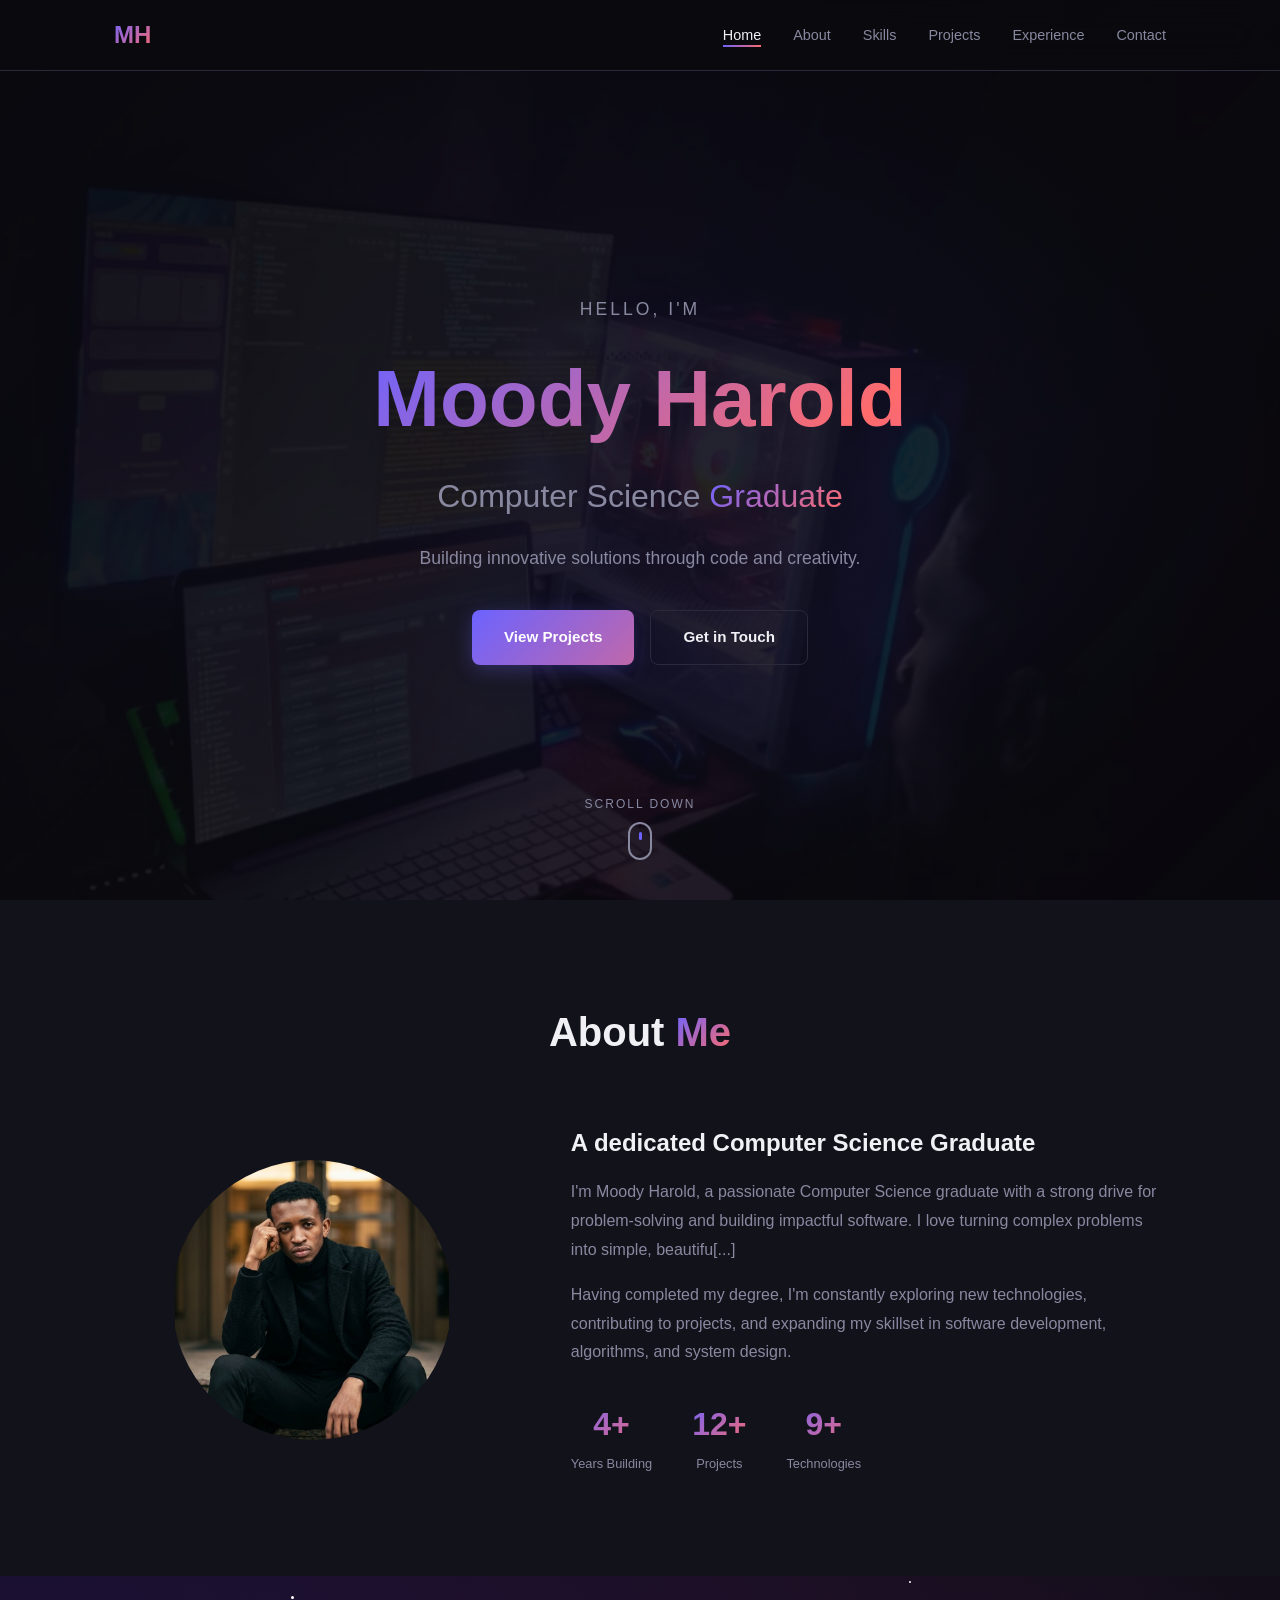
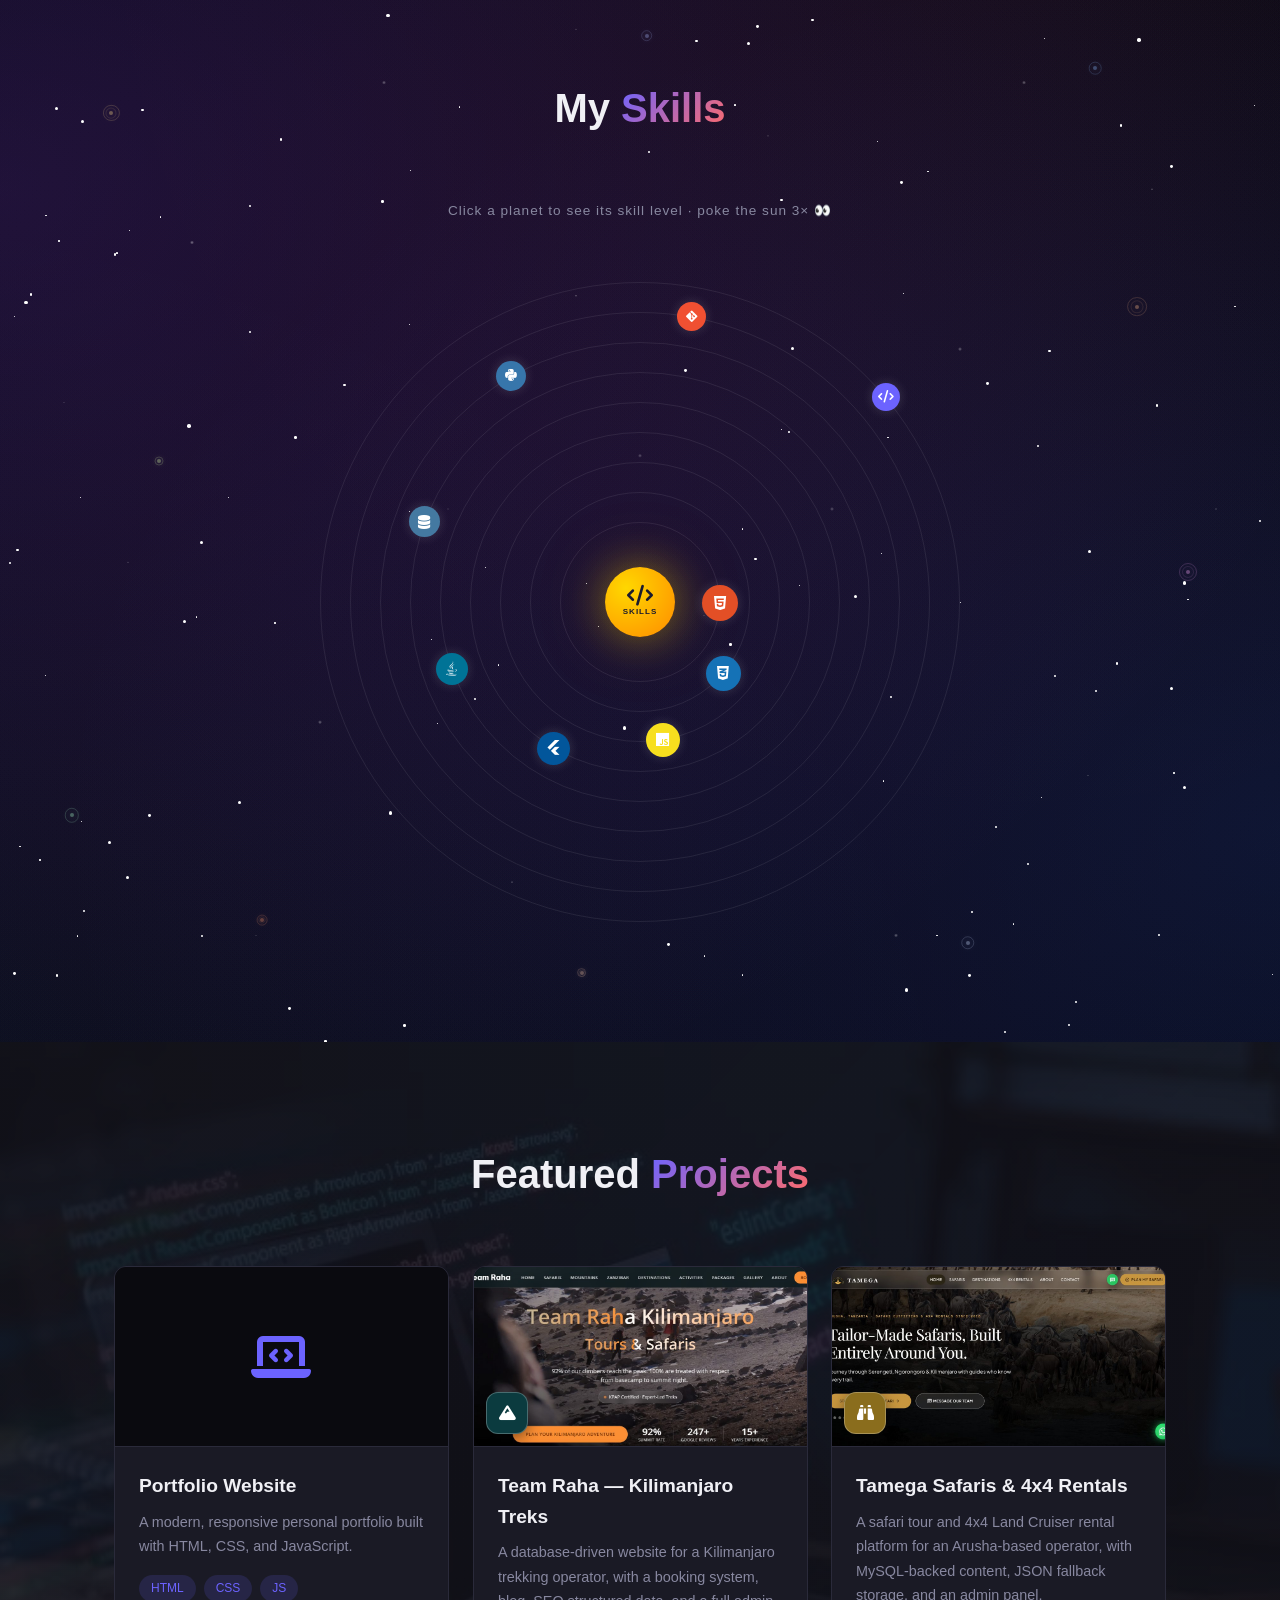
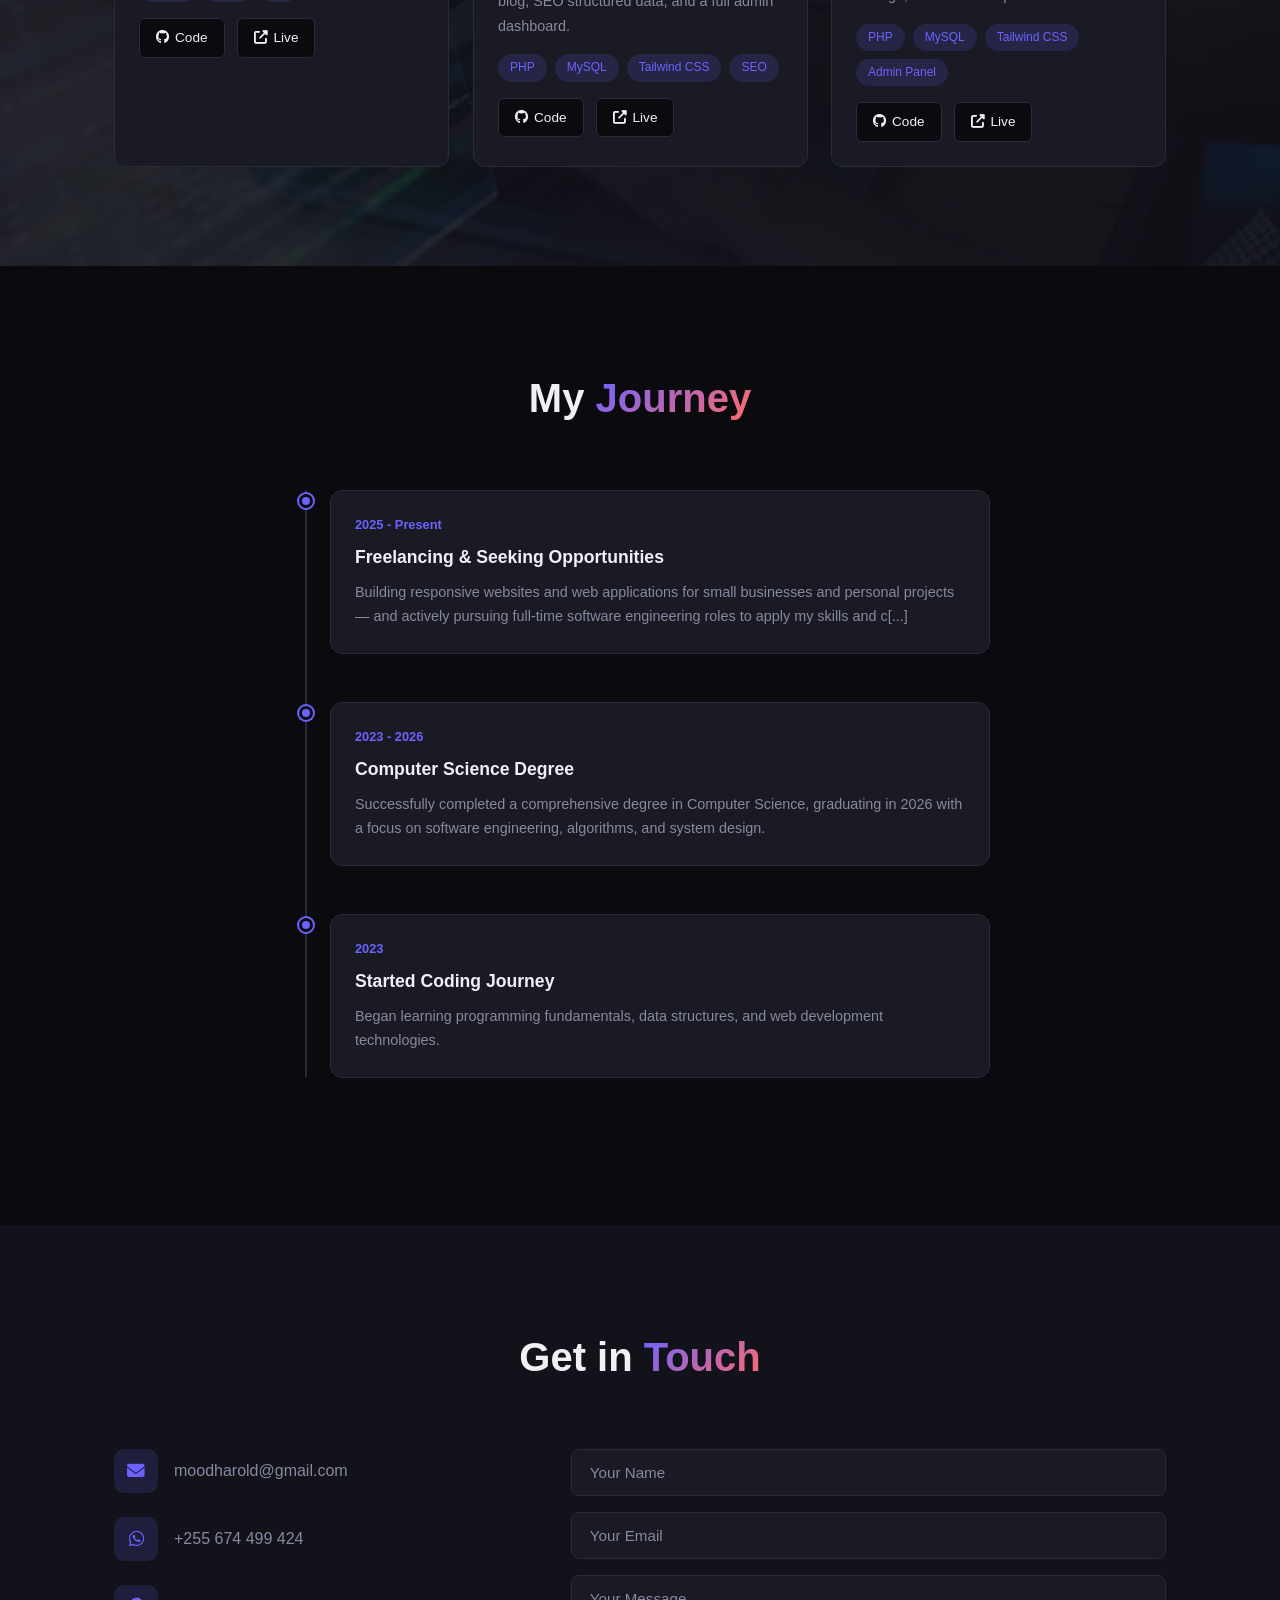
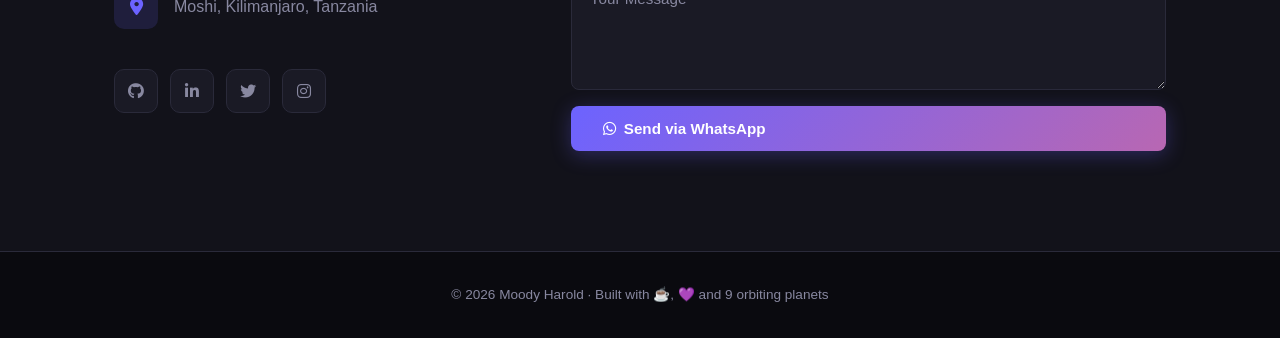
<file: index.html>
<!DOCTYPE html>
<html lang="en">
<head>
  <meta charset="UTF-8">
  <meta name="viewport" content="width=device-width, initial-scale=1.0">
  <title>Moody Harold | Portfolio</title>
  <meta name="description" content="Portfolio of Moody Harold — Computer Science graduate building innovative solutions through code and creativity.">
  <link rel="canonical" href="https://moodyharold.github.io/">
  <meta name="theme-color" content="#0a0a0f">
  <meta name="referrer" content="strict-origin-when-cross-origin">

  <!-- Open Graph / WhatsApp / LinkedIn / Telegram -->
  <meta property="og:type" content="website">
  <meta property="og:url" content="https://moodyharold.github.io/">
  <meta property="og:title" content="Moody Harold | Portfolio">
  <meta property="og:description" content="Computer Science graduate building innovative solutions through code and creativity. Explore my projects, skills & journey.">
  <meta property="og:image" content="https://moodyharold.github.io/images/og-image.jpg">
  <meta property="og:image:width" content="1200">
  <meta property="og:image:height" content="630">
  <meta property="og:image:alt" content="Moody Harold — Computer Science Graduate">

  <!-- Twitter / X -->
  <meta name="twitter:card" content="summary_large_image">
  <meta name="twitter:title" content="Moody Harold | Portfolio">
  <meta name="twitter:description" content="Computer Science graduate building innovative solutions through code and creativity.">
  <meta name="twitter:image" content="https://moodyharold.github.io/images/og-image.jpg">

  <!-- Icons -->
  <link rel="icon" type="image/png" sizes="64x64" href="images/favicon.png">
  <link rel="apple-touch-icon" href="images/apple-touch-icon.png">

  <link rel="stylesheet" href="style.css?v=5">
  <link rel="preconnect" href="https://cdnjs.cloudflare.com" crossorigin>
  <link rel="stylesheet" href="https://cdnjs.cloudflare.com/ajax/libs/font-awesome/6.5.0/css/all.min.css">
</head>
<body>

  <div class="scroll-progress" aria-hidden="true"></div>

  <nav class="navbar">
    <div class="nav-container">
      <a href="#hero" class="nav-logo">MH</a>
      <ul class="nav-links">
        <li><a href="#hero">Home</a></li>
        <li><a href="#about">About</a></li>
        <li><a href="#skills">Skills</a></li>
        <li><a href="#projects">Projects</a></li>
        <li><a href="#experience">Experience</a></li>
        <li><a href="#contact">Contact</a></li>
      </ul>
      <div class="hamburger">
        <span></span><span></span><span></span>
      </div>
    </div>
  </nav>

  <section id="hero">
    <div class="hero-bg" aria-hidden="true"></div>
    <div class="hero-content">
      <p class="hero-greeting">Hello, I'm</p>
      <h1 class="hero-name">Moody Harold</h1>
      <h2 class="hero-title">Computer Science <span class="highlight">Graduate</span></h2>
      <p class="hero-desc">Building innovative solutions through code and creativity.</p>
      <div class="hero-buttons">
        <a href="#projects" class="btn btn-primary">View Projects</a>
        <a href="#contact" class="btn btn-outline">Get in Touch</a>
      </div>
    </div>
    <div class="scroll-indicator">
      <span>Scroll Down</span>
      <div class="mouse"><div class="wheel"></div></div>
    </div>
  </section>

  <section id="about">
    <div class="container">
      <h2 class="section-title">About <span class="highlight">Me</span></h2>
      <div class="about-content reveal">
        <div class="about-image">
          <div class="image-placeholder" style="background: url('images/profile-photo.jpg') center center / cover no-repeat;">
          </div>
        </div>
        <div class="about-text">
          <h3>A dedicated Computer Science Graduate</h3>
          <p>I'm Moody Harold, a passionate Computer Science graduate with a strong drive for problem-solving and building impactful software. I love turning complex problems into simple, beautifu[...]
          <p>Having completed my degree, I'm constantly exploring new technologies, contributing to projects, and expanding my skillset in software development, algorithms, and system design.</p>
          <div class="about-stats">
            <div class="stat">
              <span class="stat-number" data-target="4">0</span>
              <span class="stat-label">Years Building</span>
            </div>
            <div class="stat">
              <span class="stat-number" data-target="12">0</span>
              <span class="stat-label">Projects</span>
            </div>
            <div class="stat">
              <span class="stat-number" data-target="9">0</span>
              <span class="stat-label">Technologies</span>
            </div>
          </div>
        </div>
      </div>
    </div>
  </section>

  <section id="skills">
    <div class="container">
      <h2 class="section-title">My <span class="highlight">Skills</span></h2>
      <p class="skills-hint">Click a planet to see its skill level · poke the sun 3&times; 👀</p>
      <div class="solar-system" id="solarSystem">
        <div class="sun">
          <i class="fas fa-code"></i>
          <span>Skills</span>
        </div>

        <div class="orbit-ring" style="--r:80px"></div>
        <div class="orbit-ring" style="--r:110px"></div>
        <div class="orbit-ring" style="--r:140px"></div>
        <div class="orbit-ring" style="--r:170px"></div>
        <div class="orbit-ring" style="--r:200px"></div>
        <div class="orbit-ring" style="--r:230px"></div>
        <div class="orbit-ring" style="--r:260px"></div>
        <div class="orbit-ring" style="--r:290px"></div>
        <div class="orbit-ring" style="--r:320px"></div>
      </div>
    </div>
  </section>

  <div class="skill-popup-overlay" id="skillPopup">
    <div class="skill-popup-card">
      <button class="popup-close">&times;</button>
      <div class="popup-icon-wrapper">
        <i class="popup-icon" id="popupIcon"></i>
      </div>
      <h3 class="popup-title" id="popupTitle">Skill</h3>
      <div class="popup-bar-container">
        <div class="popup-bar-bg">
          <div class="popup-bar-fill" id="popupBarFill"></div>
        </div>
        <span class="popup-level" id="popupLevel">0%</span>
      </div>
      <p class="popup-desc" id="popupDesc"></p>
    </div>
  </div>

  <section id="projects">
    <div class="container">
      <h2 class="section-title">Featured <span class="highlight">Projects</span></h2>
      <div class="projects-grid">
        <div class="project-card reveal" style="--d:0s">
          <div class="project-image"><i class="fas fa-laptop-code"></i></div>
          <div class="project-info">
            <h3>Portfolio Website</h3>
            <p>A modern, responsive personal portfolio built with HTML, CSS, and JavaScript.</p>
            <div class="project-tags">
              <span>HTML</span><span>CSS</span><span>JS</span>
            </div>
            <div class="project-links">
              <a href="https://github.com/MoodyHarold/moodyharold.github.io" target="_blank" rel="noopener noreferrer" class="btn-small"><i class="fab fa-github"></i> Code</a>
              <a href="https://moodyharold.github.io/" target="_blank" rel="noopener noreferrer" class="btn-small"><i class="fas fa-external-link-alt"></i> Live</a>
            </div>
          </div>
        </div>
        <div class="project-card reveal" style="--d:.12s">
          <div class="project-image has-screenshot" style="background-image:url('images/teamraha-screenshot.jpg')">
            <span class="shot-badge" style="background:#0b3b3f"><i class="fas fa-mountain"></i></span>
          </div>
          <div class="project-info">
            <h3>Team Raha — Kilimanjaro Treks</h3>
            <p>A database-driven website for a Kilimanjaro trekking operator, with a booking system, blog, SEO structured data, and a full admin dashboard.</p>
            <div class="project-tags">
              <span>PHP</span><span>MySQL</span><span>Tailwind CSS</span><span>SEO</span>
            </div>
            <div class="project-links">
              <a href="#" class="btn-small ongoing-link"><i class="fab fa-github"></i> Code</a>
              <a href="https://www.teamrahakilimanjaro.com" target="_blank" rel="noopener noreferrer" class="btn-small ongoing-link"><i class="fas fa-external-link-alt"></i> Live</a>
            </div>
          </div>
        </div>
        <div class="project-card reveal" style="--d:.24s">
          <div class="project-image has-screenshot" style="background-image:url('images/tamega-screenshot.jpg')">
            <span class="shot-badge" style="background:#8a6d1d"><i class="fas fa-binoculars"></i></span>
          </div>
          <div class="project-info">
            <h3>Tamega Safaris &amp; 4x4 Rentals</h3>
            <p>A safari tour and 4x4 Land Cruiser rental platform for an Arusha-based operator, with MySQL-backed content, JSON fallback storage, and an admin panel.</p>
            <div class="project-tags">
              <span>PHP</span><span>MySQL</span><span>Tailwind CSS</span><span>Admin Panel</span>
            </div>
            <div class="project-links">
              <a href="#" class="btn-small ongoing-link"><i class="fab fa-github"></i> Code</a>
              <a href="#" class="btn-small ongoing-link"><i class="fas fa-external-link-alt"></i> Live</a>
            </div>
          </div>
        </div>
      </div>
    </div>
  </section>

  <section id="experience">
    <div class="container">
      <h2 class="section-title">My <span class="highlight">Journey</span></h2>
      <div class="timeline">
        <div class="timeline-item reveal" style="--d:0s">
          <div class="timeline-dot"></div>
          <div class="timeline-content">
            <span class="timeline-date">2025 - Present</span>
            <h3>Freelancing &amp; Seeking Opportunities</h3>
            <p>Building responsive websites and web applications for small businesses and personal projects — and actively pursuing full-time software engineering roles to apply my skills and c[...]
          </div>
        </div>
        <div class="timeline-item reveal" style="--d:.15s">
          <div class="timeline-dot"></div>
          <div class="timeline-content">
            <span class="timeline-date">2023 - 2026</span>
            <h3>Computer Science Degree</h3>
            <p>Successfully completed a comprehensive degree in Computer Science, graduating in 2026 with a focus on software engineering, algorithms, and system design.</p>
          </div>
        </div>
        <div class="timeline-item reveal" style="--d:.3s">
          <div class="timeline-dot"></div>
          <div class="timeline-content">
            <span class="timeline-date">2023</span>
            <h3>Started Coding Journey</h3>
            <p>Began learning programming fundamentals, data structures, and web development technologies.</p>
          </div>
        </div>
      </div>
    </div>
  </section>

  <section id="contact">
    <div class="container">
      <h2 class="section-title">Get in <span class="highlight">Touch</span></h2>
      <div class="contact-content reveal">
        <div class="contact-info">
          <div class="contact-item">
            <i class="fas fa-envelope"></i>
            <p>moodharold@gmail.com</p>
          </div>
          <a class="contact-item contact-link" href="https://wa.me/255674499424" target="_blank" rel="noopener noreferrer">
            <i class="fab fa-whatsapp"></i>
            <p>+255 674 499 424</p>
          </a>
          <div class="contact-item">
            <i class="fas fa-map-marker-alt"></i>
            <p>Moshi, Kilimanjaro, Tanzania</p>
          </div>
          <div class="social-links">
            <a href="https://github.com/MoodyHarold" target="_blank" rel="noopener noreferrer" class="social-link" aria-label="GitHub"><i class="fab fa-github"></i></a>
            <a href="#" class="social-link coming-soon" aria-label="LinkedIn (coming soon)"><i class="fab fa-linkedin-in"></i></a>
            <a href="#" class="social-link coming-soon" aria-label="Twitter (coming soon)"><i class="fab fa-twitter"></i></a>
            <a href="#" class="social-link coming-soon" aria-label="Instagram (coming soon)"><i class="fab fa-instagram"></i></a>
          </div>
        </div>
        <form class="contact-form" id="contactForm">
          <input type="text" id="cfName" placeholder="Your Name" required>
          <input type="email" id="cfEmail" placeholder="Your Email" required>
          <textarea rows="5" id="cfMessage" placeholder="Your Message" required></textarea>
          <button type="submit" class="btn btn-primary"><i class="fab fa-whatsapp"></i> Send via WhatsApp</button>
        </form>
      </div>
    </div>
  </section>

  <footer>
    <p>&copy; 2026 Moody Harold · Built with ☕, 💜 and 9 orbiting planets</p>
  </footer>

  <button class="rocket-top" id="rocketTop" aria-label="Back to top">🚀</button>
  <div class="toast" id="toast" role="status" aria-live="polite"></div>

  <script src="js/script.js?v=5"></script>
</body>
</html>
</file>
<file: style.css>
/* ============================================================
   Moody Harold — Portfolio
   Dark cosmic theme · fluid solar system · staggered reveals
   ============================================================ */

* {
  margin: 0;
  padding: 0;
  box-sizing: border-box;
}

html {
  scroll-behavior: smooth;
}

:root {
  --bg-primary: #0a0a0f;
  --bg-secondary: #12121a;
  --bg-card: #1a1a25;
  --text-primary: #f0f0f5;
  --text-secondary: #8888a0;
  --accent: #6c63ff;
  --accent-hover: #5a52e0;
  --accent-glow: rgba(108, 99, 255, 0.15);
  --border: #2a2a3a;
  --gradient-1: linear-gradient(135deg, #6c63ff, #ff6b6b);
  --gradient-2: linear-gradient(135deg, #6c63ff, #a855f7);
  --ease-spring: cubic-bezier(0.34, 1.56, 0.64, 1);
  --ease-out: cubic-bezier(0.16, 1, 0.3, 1);
}

body {
  font-family: -apple-system, BlinkMacSystemFont, 'Segoe UI', Roboto, Oxygen, sans-serif;
  background: var(--bg-primary);
  color: var(--text-primary);
  line-height: 1.6;
  overflow-x: hidden;
}

.container {
  max-width: 1100px;
  margin: 0 auto;
  padding: 0 24px;
}

/* ---------- Scroll progress bar ---------- */
.scroll-progress {
  position: fixed;
  top: 0;
  left: 0;
  height: 3px;
  width: 100%;
  background: var(--gradient-1);
  transform-origin: 0 50%;
  transform: scaleX(0);
  z-index: 1100;
  pointer-events: none;
}

/* ---------- Selection ---------- */
::selection {
  background: var(--accent);
  color: #fff;
}

/* ---------- Scrollbar ---------- */
::-webkit-scrollbar {
  width: 10px;
}
::-webkit-scrollbar-track {
  background: var(--bg-primary);
}
::-webkit-scrollbar-thumb {
  background: var(--border);
  border-radius: 5px;
}
::-webkit-scrollbar-thumb:hover {
  background: var(--accent);
}

/* ---------- Navbar ---------- */
.navbar {
  position: fixed;
  top: 0;
  width: 100%;
  z-index: 1000;
  background: rgba(10, 10, 15, 0.85);
  backdrop-filter: blur(20px);
  -webkit-backdrop-filter: blur(20px);
  border-bottom: 1px solid var(--border);
  transition: transform 0.3s ease;
}

.navbar.hidden {
  transform: translateY(-100%);
}

.nav-container {
  max-width: 1100px;
  margin: 0 auto;
  padding: 16px 24px;
  display: flex;
  justify-content: space-between;
  align-items: center;
}

.nav-logo {
  font-size: 1.5rem;
  font-weight: 800;
  background: var(--gradient-1);
  -webkit-background-clip: text;
  background-clip: text;
  -webkit-text-fill-color: transparent;
  text-decoration: none;
  transition: transform 0.3s var(--ease-spring);
}

.nav-logo:hover {
  transform: rotate(-6deg) scale(1.1);
}

.nav-links {
  display: flex;
  list-style: none;
  gap: 32px;
}

.nav-links a {
  text-decoration: none;
  color: var(--text-secondary);
  font-size: 0.9rem;
  font-weight: 500;
  transition: color 0.3s;
  position: relative;
}

.nav-links a::after {
  content: '';
  position: absolute;
  bottom: -4px;
  left: 0;
  width: 0;
  height: 2px;
  background: var(--gradient-1);
  transition: width 0.3s var(--ease-out);
}

.nav-links a:hover,
.nav-links a.active {
  color: var(--text-primary);
}

.nav-links a:hover::after,
.nav-links a.active::after {
  width: 100%;
}

.hamburger {
  display: none;
  flex-direction: column;
  gap: 5px;
  cursor: pointer;
  padding: 4px;
}

.hamburger span {
  width: 24px;
  height: 2px;
  background: var(--text-primary);
  transition: all 0.3s;
}

.hamburger.active span:nth-child(1) {
  transform: rotate(45deg) translate(5px, 5px);
}

.hamburger.active span:nth-child(2) {
  opacity: 0;
}

.hamburger.active span:nth-child(3) {
  transform: rotate(-45deg) translate(5px, -5px);
}

/* ---------- Hero ---------- */
#hero {
  min-height: 100vh;
  display: flex;
  flex-direction: column;
  justify-content: center;
  align-items: center;
  text-align: center;
  padding: 120px 24px 60px;
  position: relative;
  overflow: hidden;
}

.hero-bg {
  position: absolute;
  inset: 0;
  background: url('images/hero-bg.jpg') center center / cover no-repeat;
  opacity: 0.25;
  z-index: 0;
  will-change: transform;
}

#hero::before {
  content: '';
  position: absolute;
  inset: 0;
  background:
    linear-gradient(135deg, rgba(10, 10, 15, 0.85), rgba(10, 10, 15, 0.4)),
    radial-gradient(ellipse at center, var(--accent-glow) 0%, transparent 70%);
  z-index: 1;
}

.hero-content {
  position: relative;
  z-index: 2;
}

.hero-greeting {
  font-size: 1.1rem;
  color: var(--text-secondary);
  margin-bottom: 12px;
  letter-spacing: 3px;
  text-transform: uppercase;
  animation: fadeInUp 0.8s var(--ease-out) both;
}

.hero-name {
  font-size: clamp(2.5rem, 7vw, 5rem);
  font-weight: 800;
  margin-bottom: 8px;
  background: linear-gradient(135deg, #6c63ff, #ff6b6b, #a855f7, #6c63ff);
  background-size: 300% 100%;
  -webkit-background-clip: text;
  background-clip: text;
  -webkit-text-fill-color: transparent;
  animation:
    fadeInUp 0.8s var(--ease-out) 0.1s both,
    gradientShift 6s ease-in-out infinite;
}

.hero-title {
  font-size: clamp(1.2rem, 3vw, 2rem);
  font-weight: 400;
  color: var(--text-secondary);
  margin-bottom: 20px;
  animation: fadeInUp 0.8s var(--ease-out) 0.2s both;
}

.highlight {
  background: var(--gradient-1);
  -webkit-background-clip: text;
  background-clip: text;
  -webkit-text-fill-color: transparent;
}

.hero-desc {
  font-size: 1.1rem;
  color: var(--text-secondary);
  max-width: 500px;
  margin: 0 auto 36px;
  line-height: 1.8;
  animation: fadeInUp 0.8s var(--ease-out) 0.3s both;
}

.hero-buttons {
  display: flex;
  gap: 16px;
  justify-content: center;
  flex-wrap: wrap;
  animation: fadeInUp 0.8s var(--ease-out) 0.4s both;
}

.btn {
  padding: 14px 32px;
  border-radius: 8px;
  text-decoration: none;
  font-weight: 600;
  font-size: 0.95rem;
  transition: all 0.3s var(--ease-out);
  cursor: pointer;
  border: none;
  display: inline-flex;
  align-items: center;
  gap: 8px;
}

.btn-primary {
  background: var(--gradient-1);
  background-size: 200% 100%;
  color: #fff;
  box-shadow: 0 4px 20px rgba(108, 99, 255, 0.3);
}

.btn-primary:hover {
  transform: translateY(-2px) scale(1.03);
  box-shadow: 0 8px 30px rgba(108, 99, 255, 0.45);
  background-position: 100% 0;
}

.btn-outline {
  background: transparent;
  color: var(--text-primary);
  border: 1px solid var(--border);
}

.btn-outline:hover {
  border-color: var(--accent);
  background: var(--accent-glow);
  transform: translateY(-2px) scale(1.03);
}

.btn-primary:active,
.btn-outline:active {
  transform: translateY(0) scale(0.97);
}

.scroll-indicator {
  position: absolute;
  bottom: 40px;
  display: flex;
  flex-direction: column;
  align-items: center;
  gap: 8px;
  color: var(--text-secondary);
  font-size: 0.75rem;
  letter-spacing: 2px;
  text-transform: uppercase;
  z-index: 2;
  animation: fadeInUp 0.8s var(--ease-out) 0.6s both;
}

.mouse {
  width: 24px;
  height: 38px;
  border: 2px solid var(--text-secondary);
  border-radius: 12px;
  display: flex;
  justify-content: center;
}

.wheel {
  width: 3px;
  height: 8px;
  background: var(--accent);
  border-radius: 2px;
  margin-top: 8px;
  animation: scrollWheel 1.5s ease-in-out infinite;
}

@keyframes scrollWheel {
  0% { transform: translateY(0); opacity: 1; }
  100% { transform: translateY(12px); opacity: 0; }
}

/* ---------- Section titles ---------- */
.section-title {
  font-size: clamp(1.8rem, 4vw, 2.5rem);
  text-align: center;
  margin-bottom: 60px;
  font-weight: 700;
}

/* ---------- Reveal system ---------- */
.reveal {
  opacity: 0;
  transform: translateY(40px);
  transition:
    opacity 0.7s var(--ease-out),
    transform 0.7s var(--ease-out);
  transition-delay: var(--d, 0s);
  will-change: opacity, transform;
}

.reveal.visible {
  opacity: 1;
  transform: translateY(0);
}

/* ---------- About ---------- */
#about {
  padding: 100px 0;
  background: var(--bg-secondary);
  position: relative;
  overflow: hidden;
}

.about-content {
  display: grid;
  grid-template-columns: 1fr 1.5fr;
  gap: 60px;
  align-items: center;
}

.about-image {
  display: flex;
  justify-content: center;
}

.image-placeholder {
  width: 280px;
  height: 280px;
  border-radius: 50%;
  border: 3px solid transparent;
  background:
    linear-gradient(var(--bg-secondary), var(--bg-secondary)) padding-box,
    var(--gradient-1) border-box;
  display: flex;
  align-items: center;
  justify-content: center;
  font-size: 4rem;
  color: var(--accent);
  position: relative;
  overflow: hidden;
  transition: transform 0.4s var(--ease-spring), box-shadow 0.4s;
  animation: floaty 5s ease-in-out infinite;
}

.image-placeholder:hover {
  transform: scale(1.05) rotate(2deg);
  box-shadow: 0 0 50px rgba(108, 99, 255, 0.3);
}

.image-placeholder::before {
  content: '';
  position: absolute;
  inset: -3px;
  border-radius: 50%;
  background: var(--gradient-1);
  z-index: -1;
  opacity: 0.5;
}

@keyframes floaty {
  0%, 100% { transform: translateY(0); }
  50% { transform: translateY(-10px); }
}

.about-text h3 {
  font-size: 1.5rem;
  margin-bottom: 16px;
}

.about-text p {
  color: var(--text-secondary);
  margin-bottom: 16px;
  line-height: 1.8;
}

.about-stats {
  display: flex;
  gap: 40px;
  margin-top: 32px;
}

.stat {
  text-align: center;
  cursor: default;
  transition: transform 0.3s var(--ease-spring);
}

.stat:hover {
  transform: scale(1.12);
}

.stat-number {
  font-size: 2rem;
  font-weight: 800;
  background: var(--gradient-1);
  -webkit-background-clip: text;
  background-clip: text;
  -webkit-text-fill-color: transparent;
  display: block;
}

.stat-label {
  font-size: 0.8rem;
  color: var(--text-secondary);
  margin-top: 4px;
}

/* ---------- Skills / solar system ---------- */
#skills {
  padding: 100px 0;
  overflow: hidden;
  position: relative;
}

#skills::before {
  content: '';
  position: absolute;
  inset: -50%;
  background:
    radial-gradient(ellipse at 25% 35%, rgba(120, 60, 200, 0.2) 0%, transparent 50%),
    radial-gradient(ellipse at 75% 65%, rgba(40, 100, 220, 0.15) 0%, transparent 45%),
    radial-gradient(ellipse at 50% 50%, rgba(180, 50, 150, 0.08) 0%, transparent 55%),
    radial-gradient(ellipse at 65% 20%, rgba(200, 100, 50, 0.06) 0%, transparent 40%),
    radial-gradient(ellipse at 15% 80%, rgba(60, 180, 200, 0.06) 0%, transparent 40%),
    radial-gradient(ellipse at 50% 50%, rgba(5, 5, 15, 1) 0%, rgba(10, 10, 25, 1) 100%);
  z-index: 0;
  animation: galaxyDrift 40s ease-in-out infinite alternate;
}

@keyframes galaxyDrift {
  0% { transform: translate(0, 0) rotate(0deg); }
  100% { transform: translate(5%, 3%) rotate(3deg); }
}

#skills::after {
  content: '';
  position: absolute;
  inset: 0;
  background:
    radial-gradient(2px 2px at 15% 25%, rgba(255,255,255,0.6), transparent),
    radial-gradient(2px 2px at 30% 10%, rgba(255,255,255,0.5), transparent),
    radial-gradient(1px 1px at 45% 30%, rgba(255,255,255,0.7), transparent),
    radial-gradient(1px 1px at 60% 15%, rgba(255,255,255,0.4), transparent),
    radial-gradient(2px 2px at 75% 35%, rgba(255,255,255,0.5), transparent),
    radial-gradient(1px 1px at 90% 20%, rgba(255,255,255,0.6), transparent),
    radial-gradient(1px 1px at 10% 55%, rgba(255,255,255,0.4), transparent),
    radial-gradient(2px 2px at 25% 70%, rgba(255,255,255,0.5), transparent),
    radial-gradient(1px 1px at 40% 85%, rgba(255,255,255,0.6), transparent),
    radial-gradient(1px 1px at 55% 60%, rgba(255,255,255,0.3), transparent),
    radial-gradient(2px 2px at 70% 90%, rgba(255,255,255,0.5), transparent),
    radial-gradient(1px 1px at 85% 75%, rgba(255,255,255,0.4), transparent),
    radial-gradient(1px 1px at 5% 40%, rgba(255,255,255,0.3), transparent),
    radial-gradient(2px 2px at 50% 45%, rgba(255,255,255,0.4), transparent),
    radial-gradient(1px 1px at 95% 50%, rgba(255,255,255,0.5), transparent),
    radial-gradient(1px 1px at 35% 50%, rgba(255,255,255,0.3), transparent),
    radial-gradient(2px 2px at 65% 50%, rgba(255,255,255,0.4), transparent),
    radial-gradient(1px 1px at 20% 90%, rgba(255,255,255,0.3), transparent),
    radial-gradient(2px 2px at 80% 10%, rgba(255,255,255,0.5), transparent),
    radial-gradient(1px 1px at 45% 5%, rgba(255,255,255,0.4), transparent);
  z-index: 0;
  opacity: 0.7;
}

#skills .container {
  position: relative;
  z-index: 1;
}

.stars {
  position: absolute;
  inset: 0;
  z-index: 0;
  overflow: hidden;
  pointer-events: none;
}

.star {
  position: absolute;
  width: 2px;
  height: 2px;
  background: #fff;
  border-radius: 50%;
  animation: twinkle var(--duration) ease-in-out infinite;
}

@keyframes twinkle {
  0%, 100% { opacity: 0.2; transform: scale(1); }
  50% { opacity: 1; transform: scale(1.5); }
}

.distant-system {
  position: absolute;
  pointer-events: none;
  opacity: 0.35;
}

.distant-system .ds-sun {
  position: absolute;
  top: 50%;
  left: 50%;
  width: 4px;
  height: 4px;
  border-radius: 50%;
  transform: translate(-50%, -50%);
}

.distant-system .ds-ring {
  position: absolute;
  top: 50%;
  left: 50%;
  border-radius: 50%;
  border: 1px solid;
  transform: translate(-50%, -50%);
  opacity: 0.5;
}

.distant-system .ds-ring-2 {
  position: absolute;
  top: 50%;
  left: 50%;
  border-radius: 50%;
  border: 1px solid;
  transform: translate(-50%, -50%) rotate(45deg);
  opacity: 0.3;
}

.skills-hint {
  text-align: center;
  color: var(--text-secondary);
  font-size: 0.85rem;
  margin-bottom: 40px;
  letter-spacing: 1px;
}

/* Fluid solar system: scales down uniformly on small screens */
.solar-system {
  position: relative;
  width: min(680px, 100%);
  aspect-ratio: 1;
  margin: 0 auto;
  overflow: visible;
  touch-action: manipulation;
}

.orbit-ring {
  position: absolute;
  top: 50%;
  left: 50%;
  width: calc(var(--r) * 2 * var(--orbit-scale, 1));
  height: calc(var(--r) * 2 * var(--orbit-scale, 1));
  border: 1px solid rgba(255, 255, 255, 0.08);
  border-radius: 50%;
  transform: translate(-50%, -50%);
  pointer-events: none;
}

.sun {
  position: absolute;
  top: 50%;
  left: 50%;
  width: 70px;
  height: 70px;
  margin-left: -35px;
  margin-top: -35px;
  border-radius: 50%;
  background: radial-gradient(circle at 30% 30%, #ffd700, #ff8c00);
  box-shadow: 0 0 40px rgba(255, 215, 0, 0.4), 0 0 80px rgba(255, 140, 0, 0.2);
  display: flex;
  flex-direction: column;
  align-items: center;
  justify-content: center;
  z-index: 20;
  animation: sunPulse 3s ease-in-out infinite;
  cursor: pointer;
  user-select: none;
  -webkit-tap-highlight-color: transparent;
}

.sun:active {
  transform: scale(0.92);
}

.sun i {
  font-size: 1.3rem;
  color: #1a1a2e;
}

.sun span {
  font-size: 0.5rem;
  color: #1a1a2e;
  font-weight: 700;
  text-transform: uppercase;
  letter-spacing: 1px;
}

@keyframes sunPulse {
  0%, 100% { box-shadow: 0 0 40px rgba(255, 215, 0, 0.4), 0 0 80px rgba(255, 140, 0, 0.2); }
  50% { box-shadow: 0 0 60px rgba(255, 215, 0, 0.6), 0 0 120px rgba(255, 140, 0, 0.3); }
}

/* Supernova easter egg */
.sun.supernova {
  animation: supernova 0.9s var(--ease-out);
}

@keyframes supernova {
  0% { transform: scale(1); }
  30% { transform: scale(1.6); filter: brightness(2); }
  100% { transform: scale(1); filter: brightness(1); }
}

.shockwave {
  position: absolute;
  top: 50%;
  left: 50%;
  width: 70px;
  height: 70px;
  margin: -35px 0 0 -35px;
  border-radius: 50%;
  border: 3px solid rgba(255, 215, 0, 0.9);
  pointer-events: none;
  animation: shockwave 1s var(--ease-out) forwards;
}

@keyframes shockwave {
  from { transform: scale(1); opacity: 1; }
  to { transform: scale(10); opacity: 0; }
}

.planet {
  position: absolute;
  border-radius: 50%;
  display: flex;
  align-items: center;
  justify-content: center;
  cursor: pointer;
  transition: transform 0.3s var(--ease-spring), box-shadow 0.3s;
  z-index: 10;
  box-shadow: 0 0 12px rgba(255, 255, 255, 0.15);
  margin-left: -18px;
  margin-top: -18px;
  user-select: none;
  -webkit-tap-highlight-color: transparent;
}

.planet i {
  font-size: 0.9rem;
  color: #fff;
  pointer-events: none;
}

.planet:hover {
  transform: scale(1.4);
  z-index: 30;
  box-shadow: 0 0 30px rgba(255, 255, 255, 0.35);
}

.planet:focus-visible {
  outline: 3px solid #fff;
  outline-offset: 3px;
  z-index: 30;
}

/* Wobble on click */
.planet.wobble {
  animation: wobble 0.5s var(--ease-spring);
}

@keyframes wobble {
  0% { transform: scale(1.3) rotate(0deg); }
  25% { transform: scale(1.45) rotate(8deg); }
  50% { transform: scale(1.35) rotate(-8deg); }
  75% { transform: scale(1.4) rotate(4deg); }
  100% { transform: scale(1.3) rotate(0deg); }
}

/* ---------- Skill popup ---------- */
.skill-popup-overlay {
  display: none;
  position: fixed;
  inset: 0;
  background: rgba(0, 0, 0, 0.7);
  backdrop-filter: blur(6px);
  -webkit-backdrop-filter: blur(6px);
  z-index: 2000;
  align-items: center;
  justify-content: center;
}

.skill-popup-overlay.active {
  display: flex;
  animation: overlayIn 0.25s ease;
}

@keyframes overlayIn {
  from { opacity: 0; }
  to { opacity: 1; }
}

.skill-popup-card {
  background: var(--bg-card);
  border: 1px solid var(--border);
  border-radius: 20px;
  padding: 40px;
  width: 320px;
  text-align: center;
  position: relative;
  animation: popIn 0.4s var(--ease-spring);
}

@keyframes popIn {
  from { transform: scale(0.7) translateY(20px); opacity: 0; }
  to { transform: scale(1) translateY(0); opacity: 1; }
}

.popup-close {
  position: absolute;
  top: 12px;
  right: 16px;
  background: none;
  border: none;
  color: var(--text-secondary);
  font-size: 1.5rem;
  cursor: pointer;
  transition: color 0.3s, transform 0.3s;
}

.popup-close:hover {
  color: var(--text-primary);
  transform: rotate(90deg);
}

.popup-icon-wrapper {
  width: 64px;
  height: 64px;
  border-radius: 50%;
  display: flex;
  align-items: center;
  justify-content: center;
  margin: 0 auto 16px;
  font-size: 2rem;
  color: #fff;
  background: var(--popup-color, var(--accent));
  box-shadow: 0 0 30px var(--popup-color, var(--accent));
}

.popup-title {
  font-size: 1.3rem;
  margin-bottom: 20px;
}

.popup-bar-container {
  display: flex;
  align-items: center;
  gap: 12px;
  margin-bottom: 8px;
}

.popup-bar-bg {
  flex: 1;
  height: 10px;
  background: var(--border);
  border-radius: 5px;
  overflow: hidden;
}

.popup-bar-fill {
  height: 100%;
  width: 0;
  border-radius: 5px;
  transition: width 0.8s var(--ease-out);
}

.popup-level {
  font-size: 1.1rem;
  font-weight: 700;
  color: var(--accent);
  min-width: 40px;
}

.popup-desc {
  color: var(--text-secondary);
  font-size: 0.85rem;
  margin-top: 12px;
  line-height: 1.6;
}

/* ---------- Projects ---------- */
#projects {
  padding: 100px 0;
  background: linear-gradient(135deg, rgba(18, 18, 26, 0.92), rgba(18, 18, 26, 0.85)), url('images/projects-bg.jpg') center center / cover no-repeat;
}

.projects-grid {
  display: grid;
  grid-template-columns: repeat(auto-fill, minmax(300px, 1fr));
  gap: 24px;
}

.project-card {
  background: var(--bg-card);
  border: 1px solid var(--border);
  border-radius: 12px;
  overflow: hidden;
  transition: box-shadow 0.4s ease;
  transform-style: preserve-3d;
  will-change: transform;
}

.project-card:hover {
  box-shadow: 0 20px 50px rgba(108, 99, 255, 0.25);
  border-color: var(--accent);
}

.project-image {
  height: 180px;
  background: var(--bg-primary);
  display: flex;
  align-items: center;
  justify-content: center;
  font-size: 3rem;
  color: var(--accent);
  border-bottom: 1px solid var(--border);
  position: relative;
  overflow: hidden;
}

.project-image i {
  transition: transform 0.4s var(--ease-spring);
}

.project-card:hover .project-image i {
  transform: scale(1.25) rotate(-6deg);
}

/* Real-screenshot variant */
.project-image.has-screenshot {
  background-size: cover;
  background-position: top center;
  background-repeat: no-repeat;
}

/* Zoom the screenshot slightly on card hover */
.project-card:hover .project-image.has-screenshot {
  background-size: 108%;
}

/* Small icon badge overlaid on the screenshot */
.shot-badge {
  position: absolute;
  bottom: 12px;
  left: 12px;
  width: 42px;
  height: 42px;
  border-radius: 12px;
  display: flex;
  align-items: center;
  justify-content: center;
  color: #fff;
  font-size: 1.05rem;
  box-shadow: 0 4px 14px rgba(0, 0, 0, 0.45);
  border: 1px solid rgba(255, 255, 255, 0.25);
  transition: transform 0.3s var(--ease-spring);
}

.project-card:hover .shot-badge {
  transform: scale(1.12) rotate(-6deg);
}

/* Shine sweep only applies to non-screenshot images */
.project-image:not(.has-screenshot)::after {
  content: '';
  position: absolute;
  inset: 0;
  background: linear-gradient(105deg, transparent 40%, rgba(255, 255, 255, 0.08) 50%, transparent 60%);
  transform: translateX(-100%);
  transition: transform 0.7s ease;
  pointer-events: none;
}

.project-card:hover .project-image:not(.has-screenshot)::after {
  transform: translateX(100%);
}

.project-info {
  padding: 24px;
}

.project-info h3 {
  font-size: 1.2rem;
  margin-bottom: 8px;
}

.project-info p {
  color: var(--text-secondary);
  font-size: 0.9rem;
  margin-bottom: 16px;
  line-height: 1.7;
}

.project-tags {
  display: flex;
  gap: 8px;
  flex-wrap: wrap;
  margin-bottom: 16px;
}

.project-tags span {
  padding: 4px 12px;
  background: var(--accent-glow);
  color: var(--accent);
  border-radius: 20px;
  font-size: 0.75rem;
  font-weight: 500;
  transition: transform 0.2s var(--ease-spring);
}

.project-tags span:hover {
  transform: scale(1.15) rotate(-2deg);
}

.project-links {
  display: flex;
  gap: 12px;
}

.btn-small {
  padding: 8px 16px;
  border-radius: 6px;
  text-decoration: none;
  font-size: 0.85rem;
  font-weight: 500;
  color: var(--text-primary);
  background: var(--bg-primary);
  border: 1px solid var(--border);
  transition: all 0.3s;
  display: inline-flex;
  align-items: center;
  gap: 6px;
}

.btn-small:hover {
  border-color: var(--accent);
  background: var(--accent-glow);
  transform: translateY(-2px);
}

/* ---------- Experience timeline ---------- */
#experience {
  padding: 100px 0;
}

.timeline {
  position: relative;
  max-width: 700px;
  margin: 0 auto;
  padding-left: 40px;
}

.timeline::before {
  content: '';
  position: absolute;
  left: 15px;
  top: 0;
  bottom: 0;
  width: 2px;
  background: var(--border);
}

.timeline-item {
  position: relative;
  margin-bottom: 48px;
}

.timeline-dot {
  position: absolute;
  left: -31px;
  top: 4px;
  width: 14px;
  height: 14px;
  background: var(--accent);
  border-radius: 50%;
  border: 3px solid var(--bg-primary);
  box-shadow: 0 0 0 2px var(--accent);
  animation: dotPulse 2.5s ease-in-out infinite;
}

@keyframes dotPulse {
  0%, 100% { box-shadow: 0 0 0 2px var(--accent), 0 0 0 6px transparent; }
  50% { box-shadow: 0 0 0 2px var(--accent), 0 0 0 10px rgba(108, 99, 255, 0.15); }
}

.timeline-content {
  background: var(--bg-card);
  border: 1px solid var(--border);
  border-radius: 12px;
  padding: 24px;
  transition: transform 0.3s var(--ease-out), border-color 0.3s, box-shadow 0.3s;
}

.timeline-content:hover {
  transform: translateX(6px);
  border-color: var(--accent);
  box-shadow: -6px 0 24px rgba(108, 99, 255, 0.12);
}

.timeline-date {
  font-size: 0.8rem;
  color: var(--accent);
  font-weight: 600;
  margin-bottom: 8px;
  display: block;
}

.timeline-content h3 {
  font-size: 1.1rem;
  margin-bottom: 8px;
}

.timeline-content p {
  color: var(--text-secondary);
  font-size: 0.9rem;
  line-height: 1.7;
}

/* ---------- Contact ---------- */
#contact {
  padding: 100px 0;
  background: var(--bg-secondary);
}

.contact-content {
  display: grid;
  grid-template-columns: 1fr 1.5fr;
  gap: 60px;
}

.contact-info {
  display: flex;
  flex-direction: column;
  gap: 24px;
}

.contact-item {
  display: flex;
  align-items: center;
  gap: 16px;
}

.contact-item i {
  width: 44px;
  height: 44px;
  display: flex;
  align-items: center;
  justify-content: center;
  background: var(--accent-glow);
  color: var(--accent);
  border-radius: 10px;
  font-size: 1.1rem;
  transition: transform 0.3s var(--ease-spring), background 0.3s;
}

.contact-item:hover i {
  transform: scale(1.15) rotate(-8deg);
  background: rgba(108, 99, 255, 0.3);
}

.contact-item p {
  color: var(--text-secondary);
}

a.contact-link {
  text-decoration: none;
}

a.contact-link:hover p {
  color: #25d366;
}

a.contact-link:hover i {
  background: rgba(37, 211, 102, 0.15);
  color: #25d366;
}

.social-links {
  display: flex;
  gap: 12px;
  margin-top: 16px;
}

.social-link {
  width: 44px;
  height: 44px;
  display: flex;
  align-items: center;
  justify-content: center;
  background: var(--bg-card);
  border: 1px solid var(--border);
  border-radius: 10px;
  color: var(--text-secondary);
  text-decoration: none;
  transition: all 0.3s var(--ease-spring);
}

.social-link:hover {
  border-color: var(--accent);
  color: var(--accent);
  transform: translateY(-4px) rotate(-6deg);
  box-shadow: 0 8px 20px rgba(108, 99, 255, 0.25);
}

.contact-form {
  display: flex;
  flex-direction: column;
  gap: 16px;
}

.contact-form input,
.contact-form textarea {
  padding: 14px 18px;
  border-radius: 8px;
  border: 1px solid var(--border);
  background: var(--bg-card);
  color: var(--text-primary);
  font-size: 0.95rem;
  font-family: inherit;
  transition: border 0.3s, box-shadow 0.3s, transform 0.3s;
  outline: none;
}

.contact-form input:focus,
.contact-form textarea:focus {
  border-color: var(--accent);
  box-shadow: 0 0 0 3px var(--accent-glow);
  transform: translateY(-2px);
}

.contact-form input::placeholder,
.contact-form textarea::placeholder {
  color: var(--text-secondary);
}

/* ---------- Footer ---------- */
footer {
  padding: 32px 24px;
  text-align: center;
  border-top: 1px solid var(--border);
  color: var(--text-secondary);
  font-size: 0.85rem;
}

/* ---------- Rocket back-to-top ---------- */
.rocket-top {
  position: fixed;
  bottom: 28px;
  right: 28px;
  width: 52px;
  height: 52px;
  border-radius: 50%;
  border: 1px solid var(--border);
  background: var(--bg-card);
  font-size: 1.4rem;
  cursor: pointer;
  z-index: 1500;
  opacity: 0;
  visibility: hidden;
  transform: translateY(20px);
  transition: all 0.4s var(--ease-out);
}

.rocket-top.show {
  opacity: 1;
  visibility: visible;
  transform: translateY(0);
}

.rocket-top:hover {
  transform: translateY(-4px) rotate(-20deg);
  box-shadow: 0 8px 24px rgba(108, 99, 255, 0.3);
  border-color: var(--accent);
}

.rocket-top:active {
  transform: scale(0.9);
}

.rocket-top.launched {
  animation: launch 0.8s var(--ease-out);
}

@keyframes launch {
  0% { transform: translateY(0); }
  40% { transform: translateY(-12px); }
  100% { transform: translateY(-80vh); opacity: 0; }
}

/* ---------- Confetti ---------- */
.confetti {
  position: fixed;
  top: -12px;
  width: 9px;
  height: 14px;
  z-index: 3000;
  pointer-events: none;
  border-radius: 2px;
  animation: confettiFall linear forwards;
}

@keyframes confettiFall {
  0% { transform: translateY(-5vh) rotate(0deg) rotateY(0deg); opacity: 1; }
  100% { transform: translateY(105vh) rotate(720deg) rotateY(1080deg); opacity: 0.7; }
}

/* ---------- Toast ---------- */
.toast {
  position: fixed;
  bottom: 28px;
  left: 50%;
  transform: translateX(-50%) translateY(80px);
  background: var(--bg-card);
  border: 1px solid var(--border);
  border-left: 3px solid var(--accent);
  color: var(--text-primary);
  padding: 12px 22px;
  border-radius: 10px;
  font-size: 0.9rem;
  z-index: 2500;
  opacity: 0;
  transition: all 0.4s var(--ease-spring);
  pointer-events: none;
  box-shadow: 0 10px 30px rgba(0, 0, 0, 0.4);
}

.toast.show {
  opacity: 1;
  transform: translateX(-50%) translateY(0);
}

/* ---------- Animations ---------- */
@keyframes fadeInUp {
  from { opacity: 0; transform: translateY(30px); }
  to { opacity: 1; transform: translateY(0); }
}

@keyframes gradientShift {
  0%, 100% { background-position: 0% 50%; }
  50% { background-position: 100% 50%; }
}

/* ---------- Responsive ---------- */
@media (max-width: 768px) {
  .nav-links {
    position: fixed;
    top: 0;
    right: -100%;
    width: 70%;
    height: 100vh;
    background: rgba(18, 18, 26, 0.85);
    backdrop-filter: blur(20px);
    -webkit-backdrop-filter: blur(20px);
    flex-direction: column;
    justify-content: center;
    align-items: center;
    transition: right 0.3s;
    border-left: 1px solid var(--border);
    gap: 40px;
  }

  .nav-links.active {
    right: 0;
  }

  .hamburger {
    display: flex;
  }

  .about-content,
  .contact-content {
    grid-template-columns: 1fr;
    gap: 40px;
  }

  .about-stats {
    justify-content: center;
    gap: 28px;
  }

  .solar-system {
    width: min(340px, 88vw);
  }

  .sun {
    width: 56px;
    height: 56px;
    margin-left: -28px;
    margin-top: -28px;
  }

  .sun i {
    font-size: 1rem;
  }

  .skills-hint {
    font-size: 0.75rem;
    margin-bottom: 20px;
    padding: 0 16px;
  }

  .skill-popup-card {
    width: min(320px, 88vw);
    padding: 30px 24px;
  }

  .timeline {
    padding-left: 30px;
  }

  .timeline-dot {
    left: -23px;
  }

  .rocket-top {
    bottom: 20px;
    right: 20px;
    width: 46px;
    height: 46px;
    font-size: 1.2rem;
  }
}

/* ---------- Reduced motion ---------- */
@media (prefers-reduced-motion: reduce) {
  *,
  *::before,
  *::after {
    animation-duration: 0.01ms !important;
    animation-iteration-count: 1 !important;
    transition-duration: 0.01ms !important;
  }

  html {
    scroll-behavior: auto;
  }

  .reveal {
    opacity: 1;
    transform: none;
  }
}
</file>
